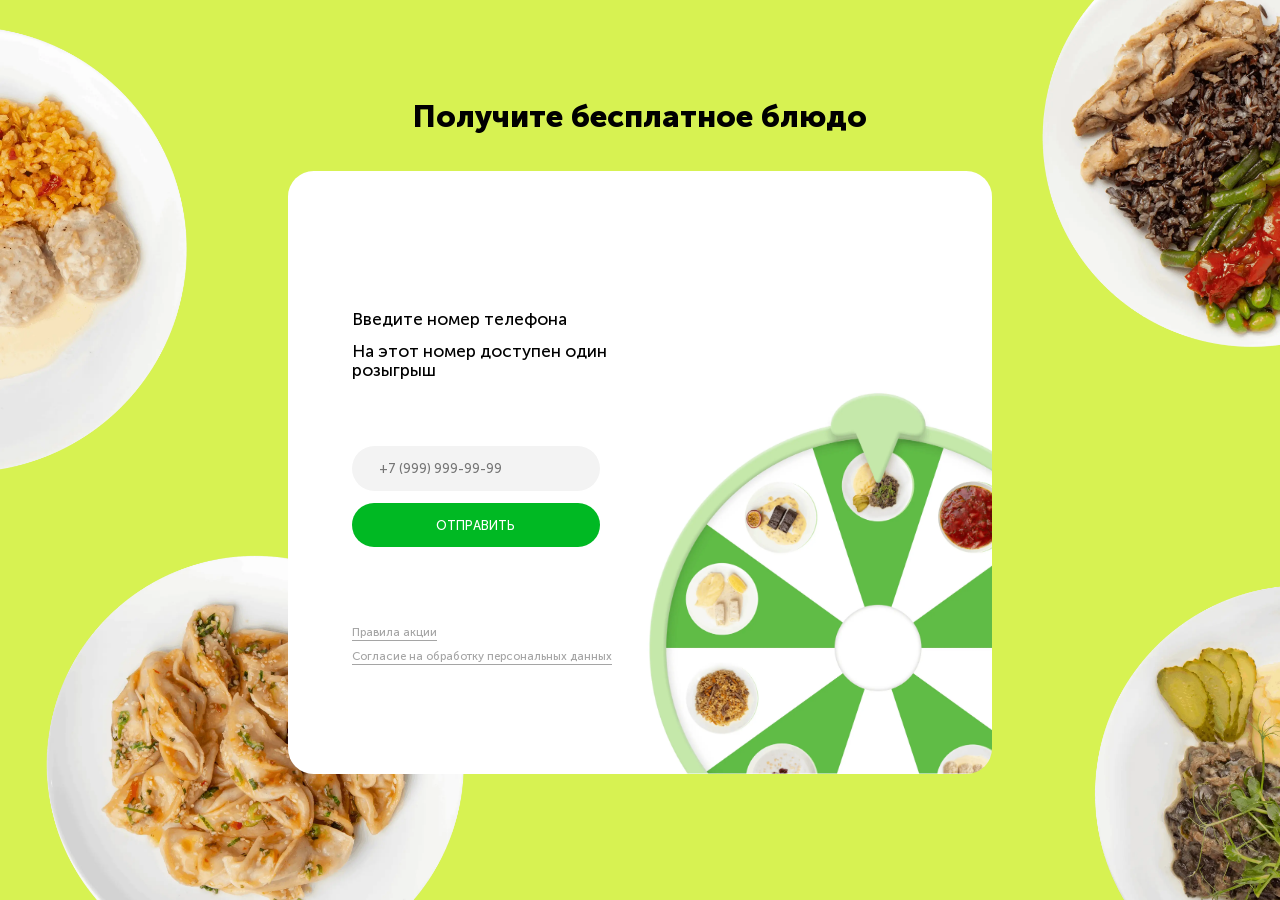
<file: index.html>
<!DOCTYPE html>
<html lang="en">
  <head>
    <meta charset="UTF-8" />
    <meta name="viewport" content="width=device-width, initial-scale=1.0" />
    <title>Fortune</title>
    <link rel="stylesheet" href="style.css" />
  </head>
  <body>
    <div class="toast-container" id="toastContainer"></div>
    <h2>Получите бесплатное блюдо</h2>
    <div class="container">
      <div class="text">
        <p>Введите номер телефона</p>
        <p>На этот номер доступен один розыгрыш</p>
        <form id="phoneForm">
          <input
            type="tel"
            id="phoneInput"
            placeholder="+7 (999) 999-99-99"
            maxlength="18"
            class="form-input"
          />
          <input type="submit" value="Отправить" id="submitPhone" />
        </form>
        <a href="#">Правила акции</a>
        <a href="#">Согласие на&nbsp;обработку персональных данных</a>
      </div>
    </div>
    <script src="script.js"></script>
  </body>
 
</html>
</file>
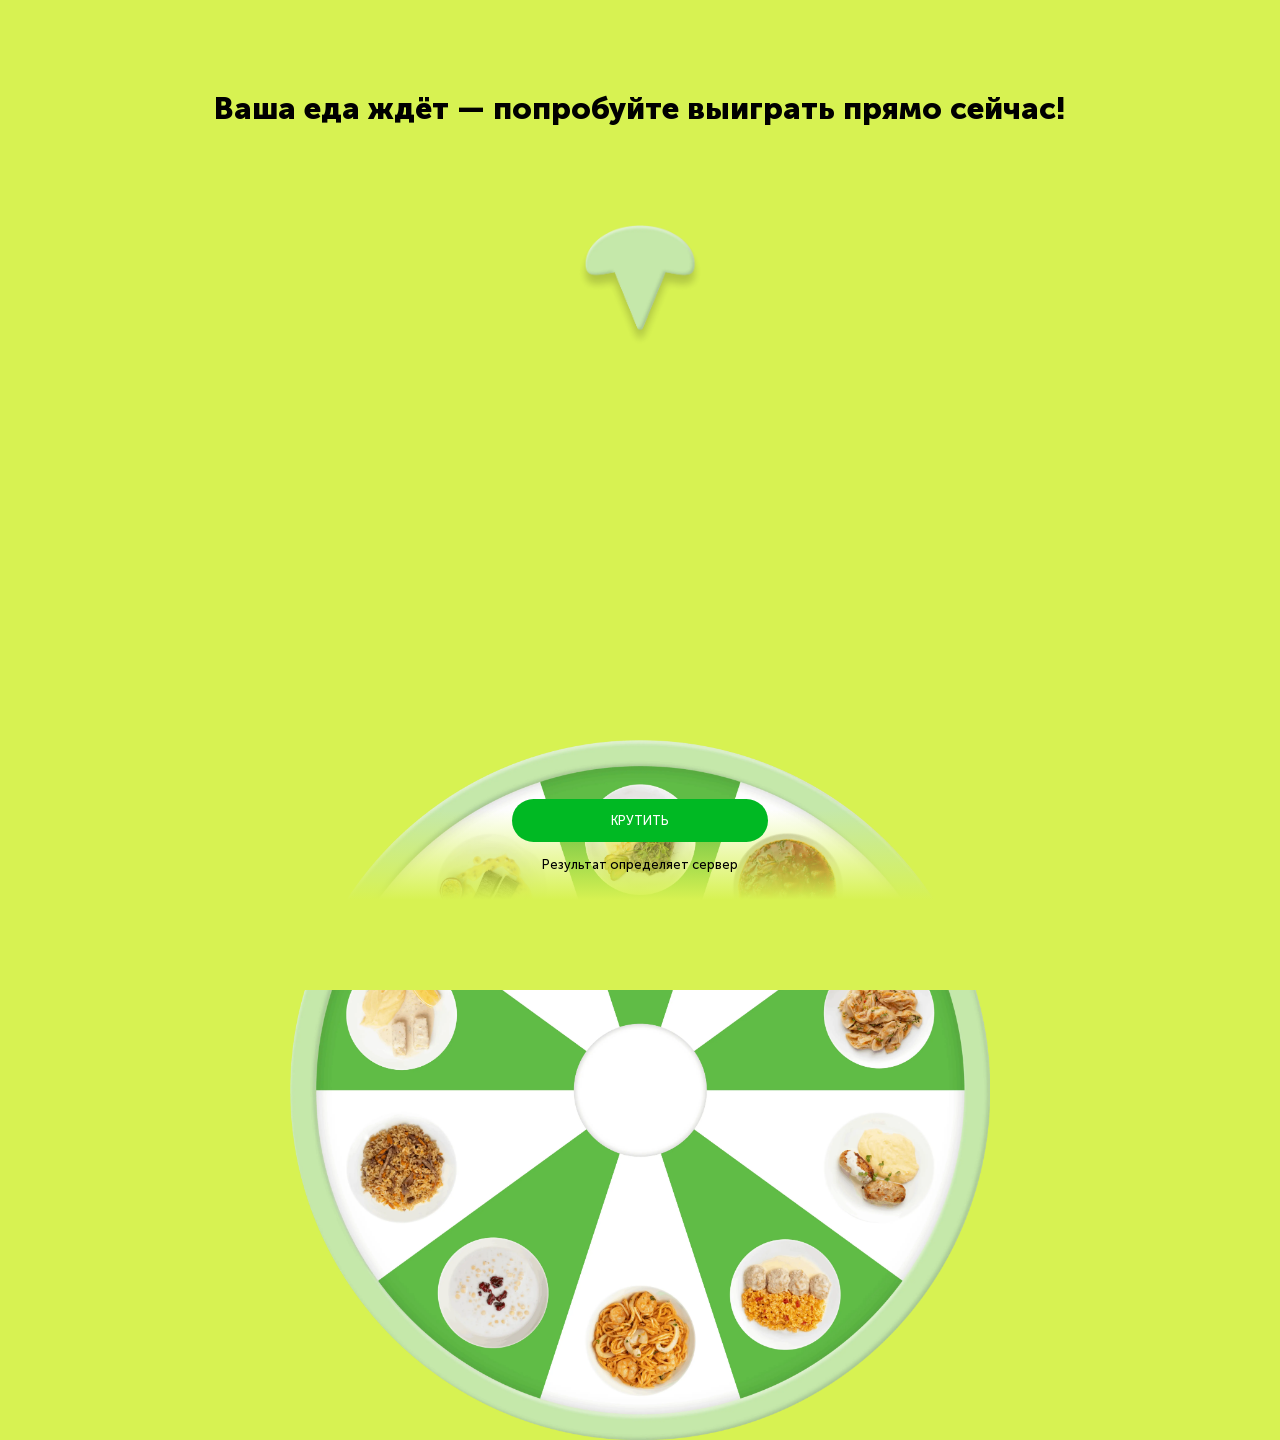
<file: index2.html>
<!DOCTYPE html>
<html lang="en">
<head>
    <meta charset="UTF-8">
    <meta name="viewport" content="width=device-width, initial-scale=1.0">
    <title>Fortune</title>
    <link rel="stylesheet" href="style.css">
    <link rel="stylesheet" href="style2.css">
</head>
<body>
    <h2>Ваша еда ждёт — попробуйте выиграть прямо сейчас!</h2>
    <img src="./img/wheel.webp" alt="wheel" class="wheel" id="wheel">
    <img src="./img/union.webp" alt="union" class="union">
    <input type="submit" value="КРУТИТЬ" id="spinButton">
    <p>Результат определяет сервер</p>
    <div class="gradient"></div>
    <script src="script2.js"></script>
</body>

</html>
</file>
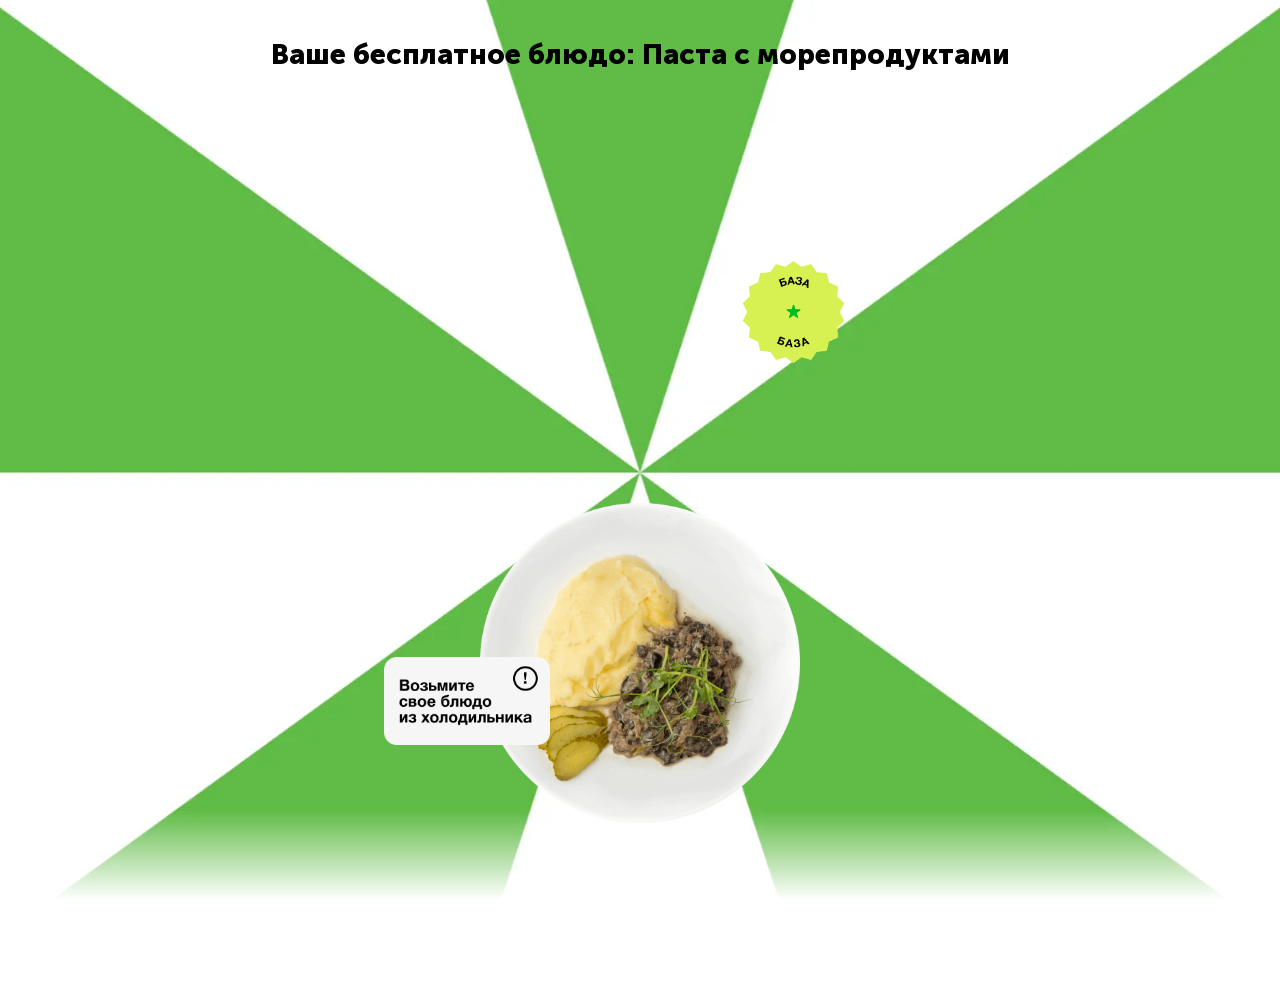
<file: index3.html>
<!DOCTYPE html>
<html lang="en">
<head>
    <meta charset="UTF-8">
    <meta name="viewport" content="width=device-width, initial-scale=1.0">
    <title>Fortune</title>
    <link rel="stylesheet" href="style.css">
    <link rel="stylesheet" href="style3.css">
</head>
<body id="prize">
      <div class="toast-container" id="toastContainer"></div>
    <h2>Ваше бесплатное блюдо: Паста с морепродуктами</h2>
    <div class="bg"></div>
    <img src="./img/1.webp" alt="img" class="food">
    <img src="./img/message.webp" alt="message" class="message">
    <img src="./img/one.webp" alt="badge" class="badges">
    <div class="gradient"></div>
    <script src="script3.js"></script>
</body>

</html>
</file>
<file: style.css>
@font-face {
  font-family: "MuseoSansCyrl-500";
  src: url("./font/MuseoSansCyrl-500.woff") format("woff");
  font-weight: 500;
  font-style: normal;
  font-display: swap;
}
@font-face {
  font-family: "MuseoSansCyrl-700";
  src: url("./font/MuseoSansCyrl-700.woff") format("woff");
  font-weight: 700;
  font-style: normal;
  font-display: swap;
}
@font-face {
  font-family: "MuseoSansCyrl-900";
  src: url("./font/MuseoSansCyrl-900.woff") format("woff");
  font-weight: 900;
  font-style: normal;
  font-display: swap;
}
* {
  margin: 0;
  padding: 0;
  box-sizing: border-box;
  font-family: "MuseoSansCyrl-500";
}
body {
  width: 100vw;
  height: 100vh;
  background-color: #d7f252;
  background-image: url(./img/bg.webp);
  background-repeat: no-repeat;
  background-size: cover;
  background-position: center;
  display: flex;
  flex-direction: column;
  align-items: center;
  justify-content: center;
  overflow: hidden;
}
h2 {
  font-family: "MuseoSansCyrl-900";
  font-size: 2.4vw;
  font-weight: 900;
  color: #000;
  margin-bottom: 5vw;
}
.container {
  width: 55vw;
  height: 67vh;
  background-color: #fff;
  background-image: url(./img/container.webp);
  background-repeat: no-repeat;
  background-size: 95%;
  background-position: right bottom;
  border-radius: 2vw;
  padding: 5vw;
  position: relative;
  top: -2.2vw;
  overflow: hidden;
}
.text {
  width: 100%;
  height: 100%;
  display: flex;
  flex-direction: column;
  align-items: flex-start;
  justify-content: center;
}
p {
  width: 50%;
  font-family: "MuseoSansCyrl-500";
  font-size: 1.35vw;
  font-weight: 500;
  color: #000;
  margin-bottom: 1vw;
  position: relative;
  top: -2vw;
  line-height: 1.5vw;
}
form {
  width: 100%;
  height: 30%;
  display: flex;
  flex-direction: column;
  align-items: flex-start;
  justify-content: center;
  position: relative;
  top: 1vw;
}
input[type="tel"] {
  width: 43%;
  margin-bottom: 1vw;
  border: none;
  outline: none;
  border-radius: 10vw;
  padding: 1.1vw 2vw;
  background-color: #f3f3f3;
  font-family: "MuseoSansCyrl-500";
  font-size: 1vw;
  font-weight: 500;
  color: #000;
  border: .1vw solid transparent;
}
input[type="submit"] {
  width: 43%;
  margin-bottom: 1vw;
  border: none;
  outline: none;
  border-radius: 10vw;
  padding: 1.1vw 2vw;
  background-color: #00b923;
  font-family: "MuseoSansCyrl-500";
  font-size: 1vw;
  font-weight: 500;
  color: #fff;
  text-transform: uppercase;
  transition: .3s ease-in-out;
}
input[type="submit"]:hover {
    cursor: pointer;
    scale: 1.01;
}
a {
  font-family: "MuseoSansCyrl-500";
  font-size: 0.9vw;
  font-weight: 500;
  color: #a5a5a5;
  margin-bottom: 0.8vw;
  position: relative;
  bottom: -5vw;
  text-underline-offset: 0.3vw;
}
.hidden {
  display: none;
}
.block {
  display: block;
}
.form-input.error {
  border: .1vw solid #ff000021;
}
.toast-container {
  position: fixed;
  top: 50%;
  left: 50%;
  transform: translate(-50%, -50%);
  z-index: 100;
}
.toast {
  background: white;
  border-radius: 1vw;
  padding: 1vw;
  margin-bottom: 1vw;
  box-shadow: 0 0 1vw rgba(0, 0, 0, 0.1);
  transform: translateY(-100px);
  opacity: 0;
  transition: all 0.3s ease;
  max-width: 400px;
  font-family: "MuseoSansCyrl-500";
  font-size: 0.9vw;
  font-weight: 500;
  color: #000;
  text-align: center;
}
.toast.show {
  transform: translateY(0);
  opacity: 1;
}
.toast.error {
  background: #000000;
}
.toast-title {
  font-weight: 700;
  color: #ffffff;
  margin-bottom: 1vw;
}
.toast.error .toast-title {
  color: #ffffff;
}
.toast-description {
  color: #ffffff;
}
.toast.error .toast-description {
  color: #ffffff;
}
@media (max-width: 960px) {
  
  body {
     background-image: none;
  }
    h2 {
        font-size: 3vw;
    }
    .container {
        background-image: url(./img/container-adaptive.webp);
        background-size: cover;
        background-position: 70% 70%;
    }
    .text {
        width: 100%;
        align-items: center;
        text-align: center;
        position: relative;
        top: -10vw;
    }
    form {
        width: 100%;
        align-items: center;
    }
    p {
        width: 70%;
        font-size: 1.8vw;
        line-height: 2vw;
    }
    a {
        font-size: 1.3vw;
    }
    input[type="tel"],
    input[type="submit"] {
        width: 70%;
        margin-bottom: 2vw;
        padding: 2vw;
        font-size: 2vw;
    }
    .toast {
        font-size: 1.5vw;
    }
}
@media (max-width: 480px) {
    body {
      background-image: none;
    }
    h2 {
        width: 80%;
        font-size: 7vw;
        text-align: center;
        margin-bottom: 10vw;
    }
    .container {
        width: 80vw;
        height: 75vh;
        background-image: url(./img/container-adaptive.webp);
        background-position: 70% 70%;
        padding: 5vw;
    }
    .text {
        width: 100%;
        align-items: center;
        text-align: left;
        position: relative;
        top: -15vw;
    }
    form {
        width: 100%;
        align-items: center;
    }
    p {
        width: 90%;
        font-size: 4vw;
        line-height: 4vw;
        top: -6vw;
    }
    a {
        width: 50%;
        font-size: 3vw;
        text-align: center;
        margin-bottom: 2vw;
    }
    input[type="tel"],
    input[type="submit"] {
        width: 95%;
        margin-bottom: 4vw;
        padding: 4vw;
        font-size: 3.5vw;
    }
    .toast {
        width: 90vw;
        font-size: 5vw;
    }
}
</file>
<file: style2.css>
body {
  background-color: #d7f252;
  background-image: none;
  overflow: hidden !important;
  width: 100vw;
  height: 100vh;
  display: flex;
  flex-direction: column;
  align-items: center;
  justify-content: space-around;
}
.wheel {
  width: 700px;
  position: absolute;
  bottom: -60%;
  transition: transform 6s cubic-bezier(0.25, 0.46, 0.45, 0.94);
}
.gradient {
  width: 100%;
  height: 20%;
  position: absolute;
  bottom: -10%;
  background: linear-gradient(#d7f25200, #d7f252, #d7f252);
  z-index: 10;
}
.union {
  width: 10%;
  position: absolute;
  top: 25%;
  left: 50%;
  transform: translateX(-50%);
}
h2 {
  position: absolute;
  top: 10%;
}
input[type="submit"] {
  position: absolute;
  bottom: 5%;
  z-index: 100;
  width: 20%;
}
p {
  position: absolute;
  top: 95%;
  text-align: center;
  z-index: 1000;
  font-size: 1vw;
}
@media (max-width: 960px) {
  .wheel {
    width: 80%;
    bottom: 17%;
  }
  p {
  font-size: 2vw;
}
}
@media (max-width: 480px) {
  h2 {
    top: 7%;
    width: 90%;
    font-size: 7vw;
  }
  .wheel {
    width: 200%;
    bottom: -62%;
  }
  .union {
    width: 20%;
    top: 30%;
  }
  .gradient {
    height: 40%;
    bottom: 0;
    background: linear-gradient(#d7f25200, #d7f252);
  }
  input[type="submit"] {
    bottom: 5%;
    width: 90%;
    padding: 5vw;
    font-size: 5vw;
  }
  p {
    width: 95%;
    top: 95%;
    font-size: 4vw;
  }

}
</file>
<file: style3.css>
body {
  background-color: #d7f252;
  background-image: none;
  overflow: hidden;
  width: 100vw;
  height: 100vh;
  display: flex;
  flex-direction: column;
  align-items: center;
  justify-content: space-between;
}
input[type="submit"] {
 width: 30%;
}
.submit {
  position: absolute;
  bottom: 5%;
  z-index: 100;
  width: 30%;
  padding: 1.7vw;
  margin-bottom: 1vw;
  border: none;
  outline: none;
  border-radius: 10vw;
  background-color: #00b923;
  font-family: "MuseoSansCyrl-500";
  font-size: 1vw;
  font-weight: 500;
  color: #fff;
  text-transform: uppercase;
  transition: .3s ease-in-out;
  text-align: center;
  text-decoration: none;
}
.submit:hover {
    scale: 1.01;
}
.gradient {
  width: 100%;
  height: 20%;
  position: absolute;
  bottom: -10%;
  background: linear-gradient(#ffffff00, #FFFFFF, #FFFFFF);
  z-index: 10;
}
.food {
    max-width: 320px;
    position: relative;
    top: -6vw;
    animation: scale .7s ease-in-out;
} 
@keyframes scale {
    from {
        scale: 0;
    }
    to {
        scale: 100%;
    }
}
.bg {
    background-image: url(./img/bg3.webp);
    background-repeat: no-repeat;
    background-size: cover;
    background-position: center;
    position: fixed;
    top: -65vh;
    left: -25vw;
    width: 150vw;
    height: 250vh;
    z-index: -1;
    animation: rotate 25s linear infinite;
    transform-origin: center center;
}
@keyframes rotate {
    from {
        rotate: 0deg;
    }
    to {
        rotate: 360deg;
    }
}
h2 {
    width: 80%;
    font-size: 2.2vw;
    text-align: center;
    position: relative;
    top: 3vw;
    z-index: 1;
}
.badge {
    display: inline-block;
    padding: .7vw 1.5vw;
    background-color: #D7F252;
    border-radius: 10vw;
    color: #000;
    margin-bottom: 1vw;
    text-transform: uppercase;
    font-size: 1vw;
  animation: badge 5s ease-in-out infinite;
}
@keyframes badge {
    0% {
        rotate: 0;
    }
  20% {
    rotate: 4deg;
  }
  40% {
    rotate: -4deg;
  }
  60% {
    rotate: 4deg;
  }
  80% {
    rotate: -4deg;
  }
    100% {
        rotate: 0;
    }
}
.message {
  width: 13vw;
  position: absolute;
  top: 73%;
  left: 30%;
}
.badges {
    width: 8vw;
  position: absolute;
  top: 29%;
  left: 58%;
  animation: badge 5s ease-in-out infinite;
}
@media (max-width: 960px) {
    .bg {
        top: -70vh;
        left: -30vw;
    }
    .food {
        width: 80%;
      top: -20%;
    } 
    h2 {
        font-size: 4vw;
    }
    .submit {
        width: 50%;
        padding: 2vw;
        font-size: 2vw;
    }
  .badge {
 scale: 2;
}
  .message {
  width: 30vw;
  top: 70%;
  left: 10%;
}
  .badges {
    width: 15vw;
  top: 37%;
  left: 63%;
}
}
@media (max-width: 480px) {
     h2 {
        top: 7vh;
        font-size: 6vw;
       
    }
.bg {
        width: 300vw;
        height: 200vh;
        top: -40vh;
        left: -100vw;
    }
    .food {
        top: -15%;
        max-width: 75%;
    } 

    .submit,
  input[type="submit"]{
        width: 90vw;
        padding: 5vw;
        font-size: 4.5vw;
    }
.badge {
  scale: 3.5;
    font-size: 1.5vw;
  margin-bottom: 7vw;
  padding: 1vw 1.5vw; 
}
  .message {
  width: 40vw;
  top: 80%;
  left: 10%;
}
  .badges {
   width: 27vw;
  top: 35%;
  left: 65%;
}
}
</file>
